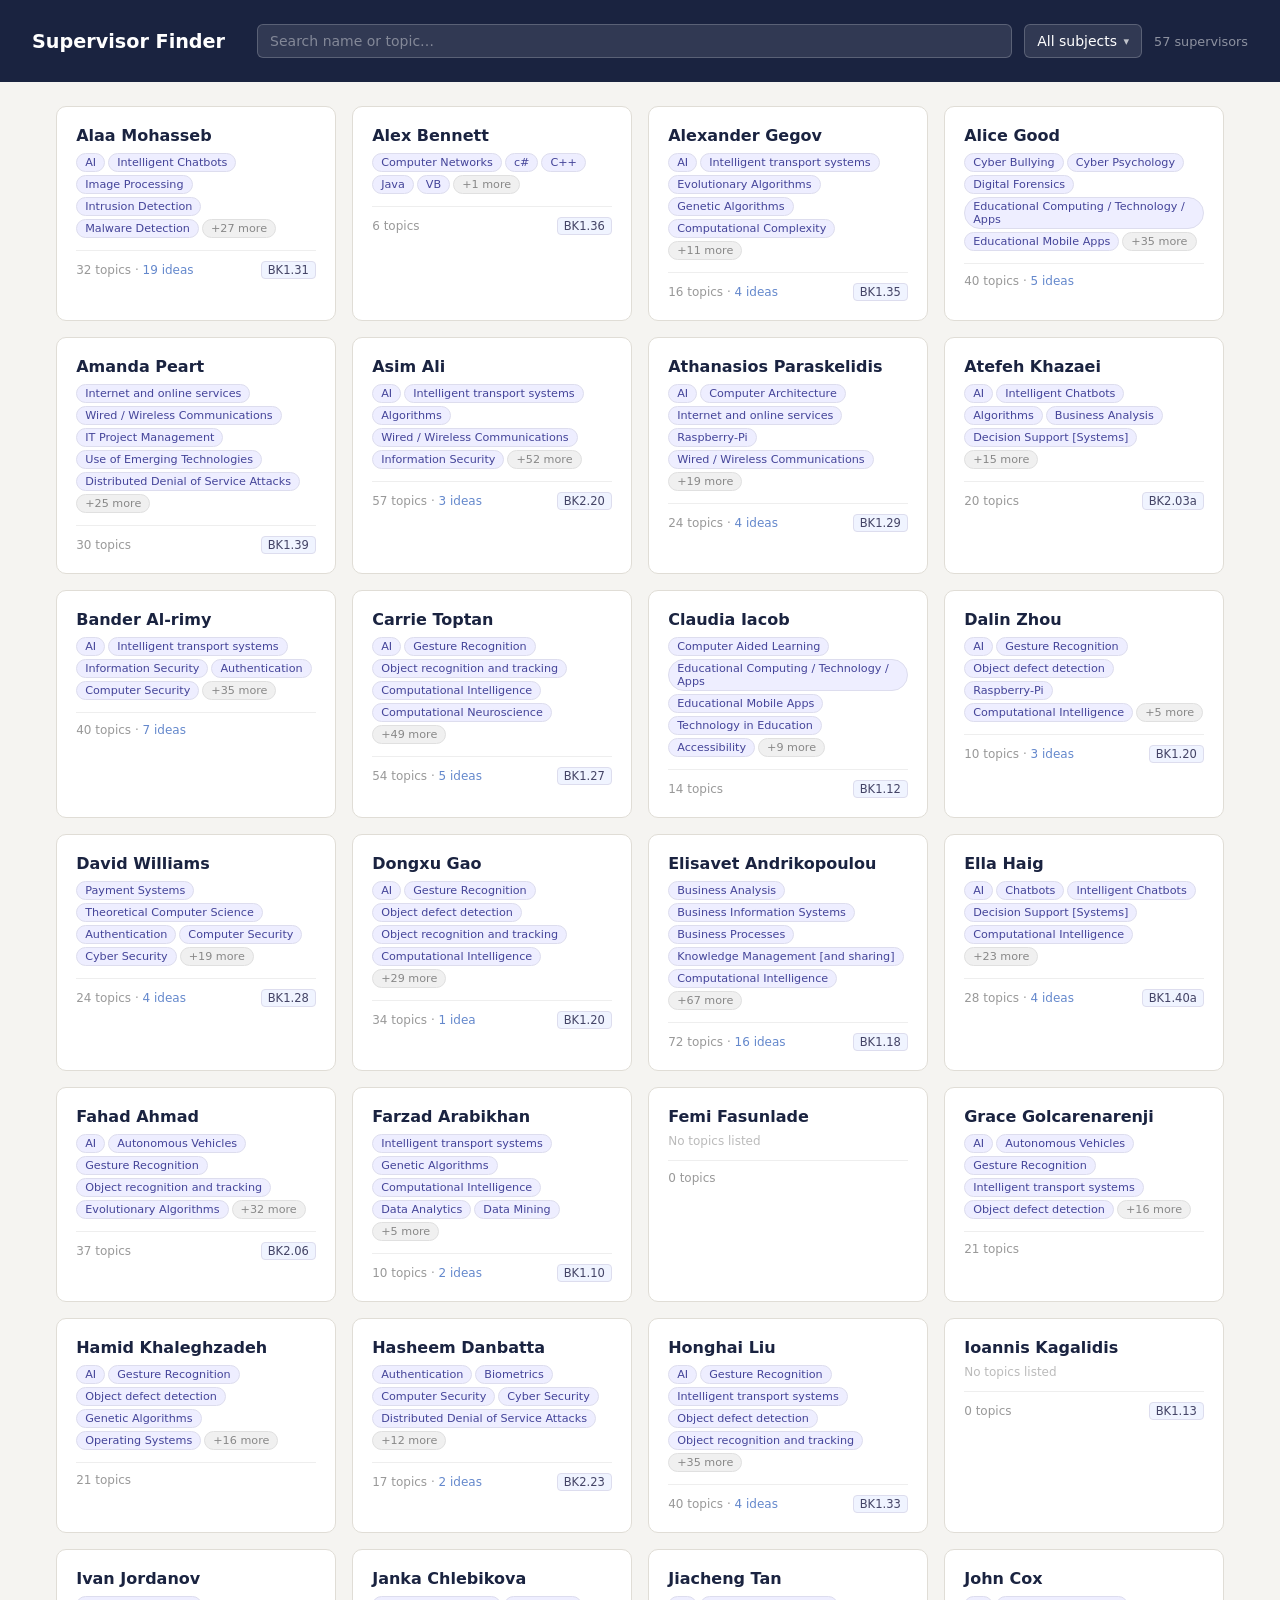
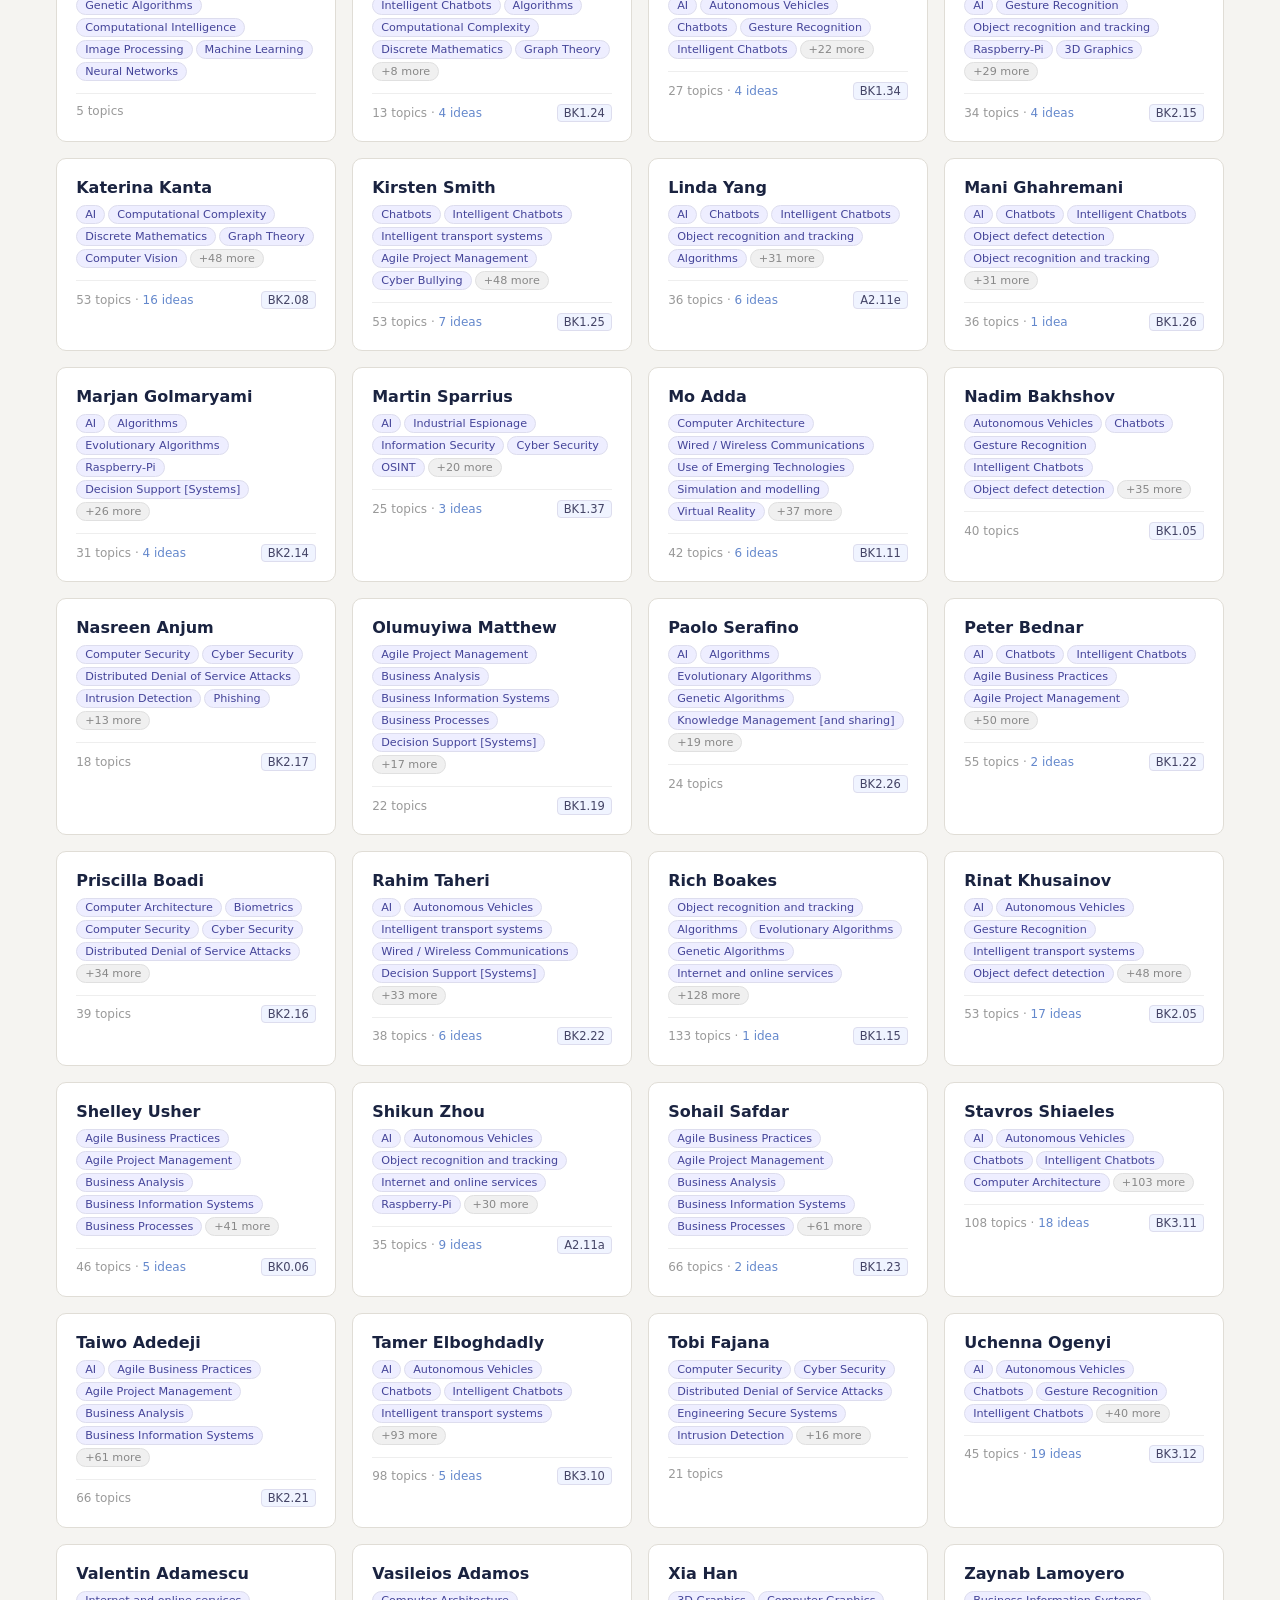
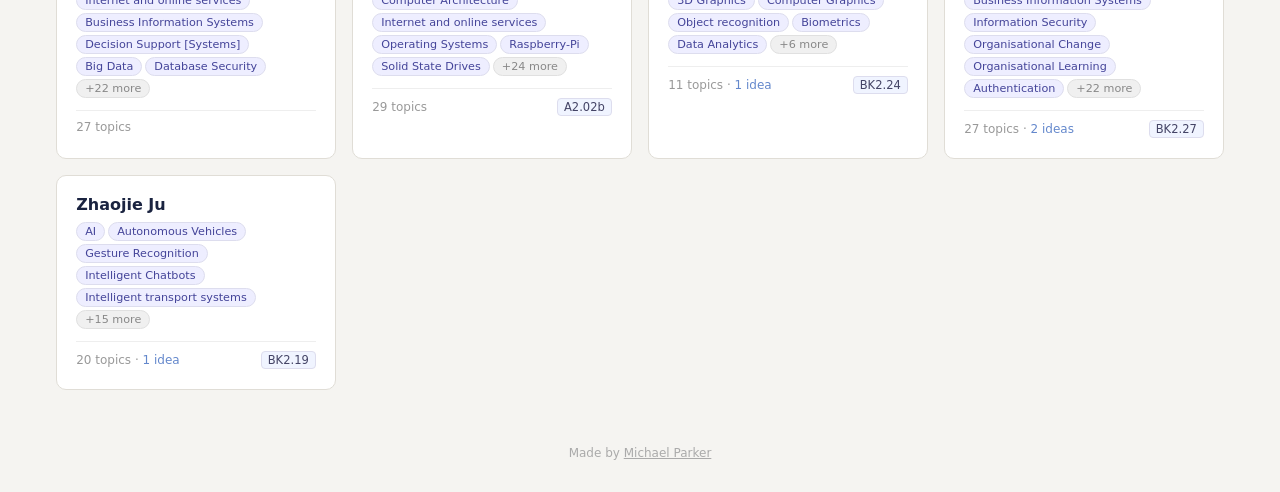
<file: index.html>
<!DOCTYPE html>
<html lang="en">
<head>
<meta charset="UTF-8">
<meta name="viewport" content="width=device-width, initial-scale=1.0">
<title>Supervisor Finder</title>
<link rel="stylesheet" href="styles.css">
</head>
<body>

<header>
  <h1>Supervisor Finder</h1>
  <div id="controls">
    <input type="search" id="search" placeholder="Search name or topic…">
    <div class="multi-select" id="subjectDropdown">
      <button class="multi-select-btn" id="subjectBtn">All subjects</button>
      <div class="multi-select-panel" id="subjectPanel"></div>
    </div>
    <span id="count"></span>
  </div>
</header>

<div id="loading">Loading…</div>

<main>
  <div id="no-results">No supervisors match your search.</div>
  <div class="grid" id="grid"></div>
</main>

<footer>Made by <a href="https://michaelrbparker.com" target="_blank">Michael Parker</a></footer>

<div class="overlay" id="overlay">
  <div class="modal">
    <div class="modal-head">
      <h2 id="mName"></h2>
      <button class="modal-close" id="mClose">&#x2715;</button>
    </div>
    <div class="modal-body" id="mBody"></div>
  </div>
</div>

<script>
// CSV parser
function parseCSV(text) {
  const rows = [];
  let row = [], field = '', inQ = false;
  for (let i = 0; i < text.length; i++) {
    const c = text[i];
    if (inQ) {
      if (c === '"' && text[i+1] === '"') { field += '"'; i++; }
      else if (c === '"') { inQ = false; }
      else { field += c; }
    } else {
      if (c === '"') { inQ = true; }
      else if (c === ',') { row.push(field); field = ''; }
      else if (c === '\n') { row.push(field); rows.push(row); row = []; field = ''; }
      else if (c !== '\r') { field += c; }
    }
  }
  if (field || row.length) { row.push(field); rows.push(row); }
  return rows;
}

// Build project ideas lookup from projectIdeas.csv
function buildProjectIdeasLookup(text) {
  const rows = parseCSV(text);
  const lookup = {};
  let lastKey = '';
  for (let i = 1; i < rows.length; i++) {
    const row = rows[i];
    const rawName = (row[0] || '').trim();
    const key = rawName ? rawName.toLowerCase().replace(/\s+/g, ' ') : lastKey;
    if (!key) continue;
    if (rawName) lastKey = key;
    const project = {
      type:        (row[1] || '').trim(),
      subjectArea: (row[2] || '').trim(),
      title:       (row[3] || '').trim(),
      description: (row[4] || '').trim()
    };
    if (!project.type && !project.subjectArea && !project.title && !project.description) continue;
    if (!lookup[key]) lookup[key] = [];
    lookup[key].push(project);
  }
  return lookup;
}

// Build staff lookup from staff.csv
function buildStaffLookup(text) {
  const rows = parseCSV(text);
  const lookup = {};
  for (let i = 1; i < rows.length; i++) {
    const name = (rows[i][0] || '').trim();
    if (!name) continue;
    lookup[name.toLowerCase()] = {
      email: (rows[i][1] || '').trim(),
      room:  (rows[i][2] || '').trim()
    };
  }
  return lookup;
}


function buildData(rows, staffLookup, projectIdeasLookup) {
  // Row 0: supervisor names start at col 2
  const nameRow = rows[0];
  const supervisors = [];
  for (let col = 2; col < nameRow.length; col++) {
    const name = nameRow[col].replace(/\s+/g, ' ').trim();
    if (!name) continue;
    supervisors.push({ name, col, specs: [], additional: '', topics: [] });
  }

  const ABBR = { CNAM:'Computer Networks & Admin Mgmt', CSFIT:'Cyber Security & Forensic IT',
                 DA:'Data Analytics', IS:'Information Systems', CS:'Computer Science', AIML:'AI & Machine Learning' };
  const specRow = [];
  supervisors.forEach(sup => {
    const raw = (specRow[sup.col] || '').replace(/\s+/g, ' ').trim();
    sup.specs = raw.split(/[\s,]+/).filter(Boolean).map(s => ABBR[s] || s);
  });

  // Find "Any additional topics" row
  for (let i = rows.length - 1; i > 0; i--) {
    if ((rows[i][0] || '').toLowerCase().includes('additional')) {
      supervisors.forEach(sup => {
        sup.additional = (rows[i][sup.col] || '').replace(/\s+/g, ' ').trim();
      });
      break;
    }
  }

  
  let endRow = rows.length;
  for (let i = 0; i < rows.length; i++) {
    if ((rows[i][0] || '').trim().toLowerCase() === 'count') { endRow = i; break; }
  }

  
  let currentSubject = '';
  for (let i = 3; i < endRow; i++) {
    const row = rows[i];
    const subj = (row[0] || '').trim();
    const topic = (row[1] || '').trim();
    if (subj) currentSubject = subj;
    if (!topic) continue;
    supervisors.forEach(sup => {
      const val = (row[sup.col] || '').trim().toLowerCase();
      if (val === 'y' || val === 'd') sup.topics.push({ subject: currentSubject, topic });
    });
  }


  if (staffLookup) {
    supervisors.forEach(sup => {
      const info = staffLookup[sup.name.toLowerCase()] || {};
      sup.email = info.email || '';
      sup.room  = info.room  || '';
    });
  }

  supervisors.forEach(sup => {
    const key = sup.name.toLowerCase().replace(/\s+/g, ' ');
    sup.projects = (projectIdeasLookup && projectIdeasLookup[key]) || [];
  });

  const subjects = [...new Set(supervisors.flatMap(s => s.topics.map(t => t.subject)))].sort();
  const allSpecs = [...new Set(supervisors.flatMap(s => s.specs))].sort();
  return { supervisors, subjects, allSpecs };
}


let DATA = null, searchQ = '', subjectF = [];

const esc = s => String(s).replace(/&/g,'&amp;').replace(/</g,'&lt;').replace(/>/g,'&gt;');
function hlText(s, q) {
  if (!q) return esc(s);
  return esc(s).replace(new RegExp('(' + q.replace(/[.*+?^${}()|[\]\\]/g,'\\$&') + ')', 'gi'), '<mark>$1</mark>');
}

function filtered() {
  if (!DATA) return [];
  let list = DATA.supervisors;
  if (subjectF.length) list = list.filter(s => s.topics.some(t => subjectF.includes(t.subject)));
  if (searchQ) {
    const q = searchQ.toLowerCase();
    list = list.filter(s =>
      s.name.toLowerCase().includes(q) ||
      s.topics.some(t => t.topic.toLowerCase().includes(q) || t.subject.toLowerCase().includes(q)) ||
      s.additional.toLowerCase().includes(q) ||
      s.projects.some(p =>
        p.title.toLowerCase().includes(q) ||
        p.description.toLowerCase().includes(q) ||
        p.subjectArea.toLowerCase().includes(q)
      )
    );
  }
  return list;
}

function render() {
  const list = filtered();
  document.getElementById('count').textContent = list.length + ' supervisor' + (list.length !== 1 ? 's' : '');
  const grid = document.getElementById('grid');
  const noRes = document.getElementById('no-results');
  if (!list.length) { grid.innerHTML = ''; noRes.style.display = 'block'; return; }
  noRes.style.display = 'none';

  grid.innerHTML = list.map(sup => {
    let display = sup.topics;
    if (searchQ) {
      const q = searchQ.toLowerCase();
      const m = sup.topics.filter(t => t.topic.toLowerCase().includes(q) || t.subject.toLowerCase().includes(q));
      if (m.length) display = m;
    }
    const shown = display.slice(0, 5);
    const extra = display.length - shown.length;
    return `<div class="card" data-name="${esc(sup.name)}">
      <h3>${hlText(sup.name, searchQ)}</h3>
      ${sup.specs.length ? `<div class="specs">${sup.specs.map(s=>`<span class="spec">${esc(s)}</span>`).join('')}</div>` : ''}
      <div class="topics">
        ${shown.map(t=>`<span class="chip">${hlText(t.topic, searchQ)}</span>`).join('')}
        ${extra > 0 ? `<span class="chip more">+${extra} more</span>` : ''}
        ${!sup.topics.length ? '<span style="color:#bbb;font-size:.75rem">No topics listed</span>' : ''}
      </div>
      <div class="card-footer">
        <span>${sup.topics.length} topic${sup.topics.length !== 1 ? 's' : ''}${sup.projects.length ? ` &middot; <span class="card-ideas">${sup.projects.length} idea${sup.projects.length !== 1 ? 's' : ''}</span>` : ''}</span>
        ${sup.room ? `<span class="card-room">${esc(sup.room)}</span>` : ''}
      </div>
    </div>`;
  }).join('');

  grid.querySelectorAll('.card').forEach(c =>
    c.addEventListener('click', () => openModal(c.dataset.name))
  );
}

function openModal(name) {
  const sup = DATA.supervisors.find(s => s.name === name);
  if (!sup) return;
  document.getElementById('mName').textContent = sup.name;

  const grouped = {};
  sup.topics.forEach(t => (grouped[t.subject] = grouped[t.subject] || []).push(t.topic));

  const contactHtml = (sup.email || sup.room) ? `<div class="modal-section"><h4>Contact</h4><div class="modal-contact">${sup.email ? `<a href="mailto:${esc(sup.email)}">${esc(sup.email)}</a>` : ''}${sup.room ? `<span class="modal-room-badge">${esc(sup.room)}</span>` : ''}</div></div>` : '';

  const projectsHtml = sup.projects.length
    ? `<div class="modal-section"><h4>${sup.projects.length} project idea${sup.projects.length !== 1 ? 's' : ''}</h4>` +
      sup.projects.map(p => {
        const metaChips = [
          p.type        ? `<span class="chip project-type">${esc(p.type)}</span>`        : '',
          p.subjectArea ? `<span class="chip project-subject">${esc(p.subjectArea)}</span>` : ''
        ].join('');
        return `<div class="project-idea">
          ${p.title ? `<div class="project-title">${hlText(p.title, searchQ)}</div>` : ''}
          ${metaChips ? `<div class="project-meta">${metaChips}</div>` : ''}
          ${p.description ? `<div class="project-desc">${esc(p.description)}</div>` : ''}
        </div>`;
      }).join('') + `</div>`
    : '';

  document.getElementById('mBody').innerHTML =
    contactHtml +
    (sup.specs.length ? `<div class="modal-section"><h4>MSc courses</h4><div class="chips">${sup.specs.map(s=>`<span class="chip">${esc(s)}</span>`).join('')}</div></div>` : '') +
    (sup.additional ? `<div class="modal-section"><h4>Additional notes</h4><div class="note-box">${esc(sup.additional)}</div></div>` : '') +
    (sup.topics.length
      ? `<div class="modal-section"><h4>${sup.topics.length} research topics</h4>` +
        Object.entries(grouped).sort(([a],[b])=>a.localeCompare(b)).map(([subj,ts])=>
          `<div class="group"><div class="group-label">${esc(subj)}</div><div class="chips">${ts.map(t=>`<span class="chip">${hlText(t, searchQ)}</span>`).join('')}</div></div>`
        ).join('') + `</div>`
      : `<div class="modal-section"><p style="color:#aaa;font-size:.875rem">No topics listed.</p></div>`) +
    projectsHtml;

  document.getElementById('overlay').classList.add('open');
  document.body.style.overflow = 'hidden';
}

function closeModal() {
  document.getElementById('overlay').classList.remove('open');
  document.body.style.overflow = '';
}
document.getElementById('mClose').addEventListener('click', closeModal);
document.getElementById('overlay').addEventListener('click', e => { if (e.target.id === 'overlay') closeModal(); });
document.addEventListener('keydown', e => { if (e.key === 'Escape') closeModal(); });

//  Load CSV 
function loadCSV(text, staffLookup, projectIdeasLookup) {
  const rows = parseCSV(text);
  DATA = buildData(rows, staffLookup, projectIdeasLookup);

  const panel = document.getElementById('subjectPanel');
  DATA.subjects.forEach(s => {
    const lbl = document.createElement('label');
    const cb = document.createElement('input');
    cb.type = 'checkbox'; cb.value = s;
    cb.addEventListener('change', () => {
      subjectF = Array.from(panel.querySelectorAll('input:checked')).map(i => i.value);
      const btn = document.getElementById('subjectBtn');
      btn.textContent = subjectF.length === 0 ? 'All subjects' : subjectF.length === 1 ? subjectF[0] : subjectF.length + ' subjects selected';
      btn.classList.toggle('has-selection', subjectF.length > 0);
      render();
    });
    lbl.appendChild(cb);
    lbl.appendChild(document.createTextNode(s));
    panel.appendChild(lbl);
  });

  document.getElementById('loading').style.display = 'none';
  document.getElementById('controls').style.display = 'flex';
  render();
}

Promise.all([
  fetch('data.csv').then(r => r.arrayBuffer()),
  fetch('staff.csv').then(r => r.arrayBuffer()),
  fetch('projectIdeas.csv').then(r => r.arrayBuffer()).catch(() => null)
]).then(([buf1, buf2, buf3]) => {
  const dec = new TextDecoder('latin1');
  const staffLookup = buildStaffLookup(dec.decode(buf2));
  const projectIdeasLookup = buf3 ? buildProjectIdeasLookup(dec.decode(buf3)) : {};
  loadCSV(dec.decode(buf1), staffLookup, projectIdeasLookup);
}).catch(() => { document.getElementById('loading').textContent = 'Could not load CSV — make sure it is in the same folder as this HTML file.'; });

document.getElementById('search').addEventListener('input', e => { searchQ = e.target.value.trim(); render(); });

document.getElementById('subjectBtn').addEventListener('click', () => {
  document.getElementById('subjectPanel').classList.toggle('open');
});
document.addEventListener('click', e => {
  if (!document.getElementById('subjectDropdown').contains(e.target)) {
    document.getElementById('subjectPanel').classList.remove('open');
  }
});
</script>
</body>
</html>
</file>
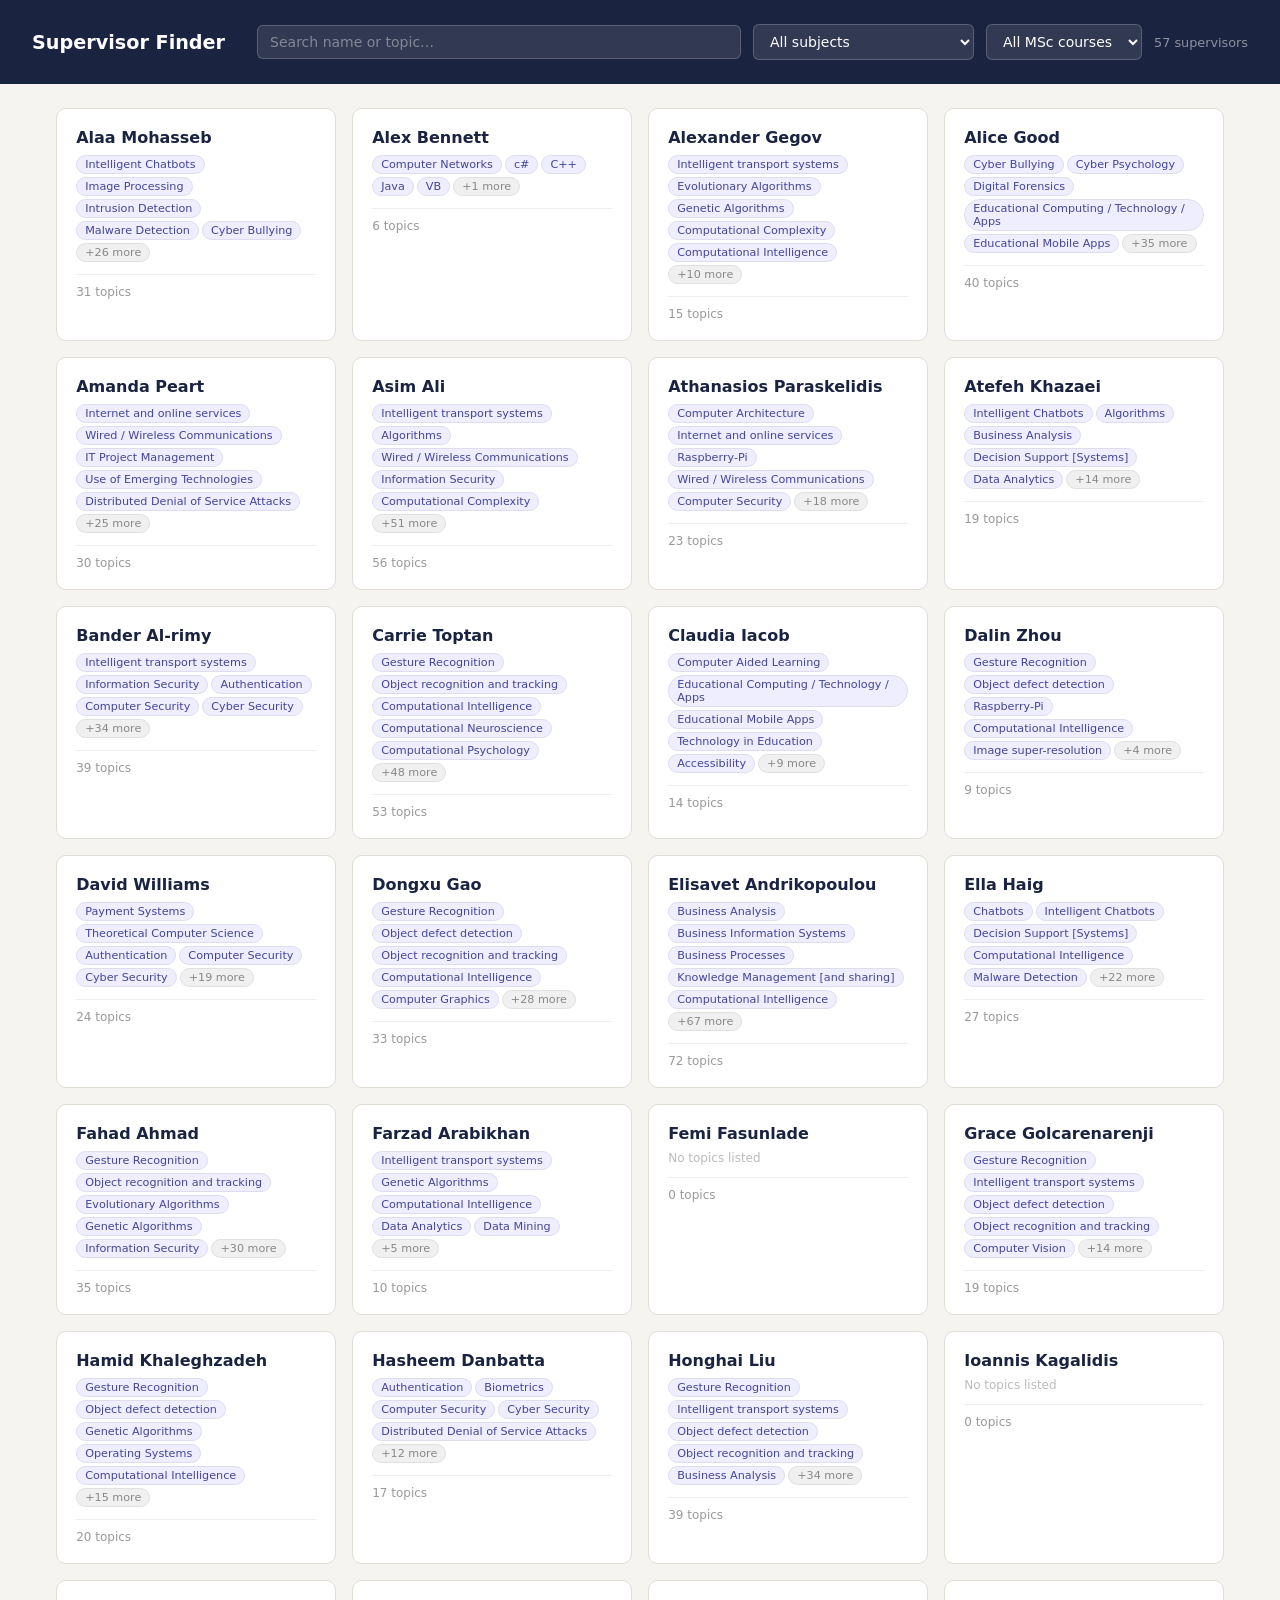
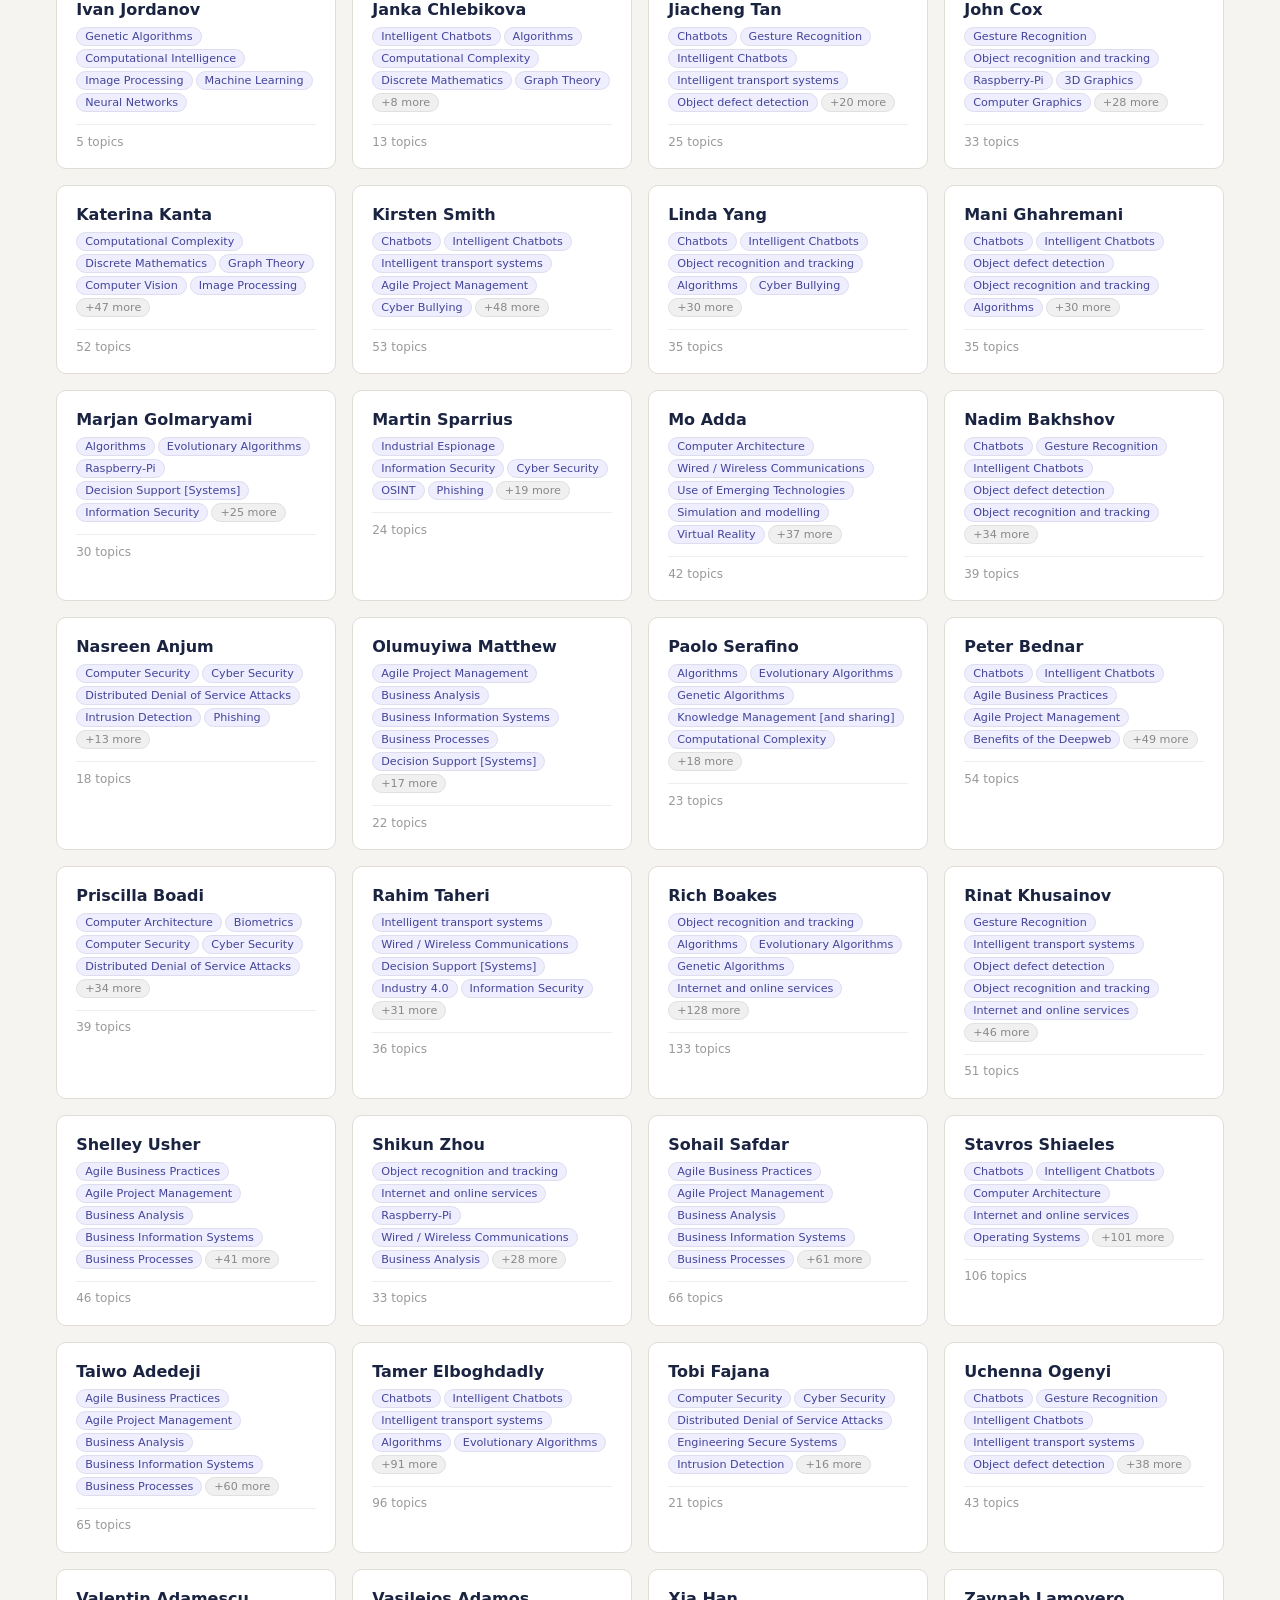
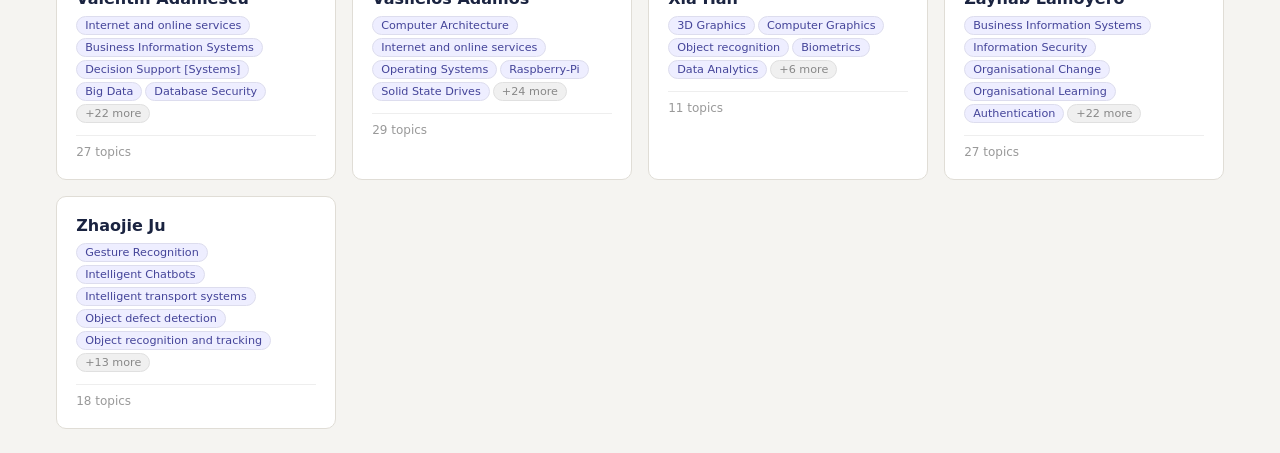
<file: supervisor_finder.html>
<!DOCTYPE html>
<html lang="en">
<head>
<meta charset="UTF-8">
<meta name="viewport" content="width=device-width, initial-scale=1.0">
<title>Supervisor Finder</title>
<style>
  * { box-sizing: border-box; margin: 0; padding: 0; }
  body { font-family: system-ui, sans-serif; background: #f5f4f1; color: #1a1a2e; }

  header {
    background: #1a2340;
    color: #fff;
    padding: 1.5rem 2rem;
    display: flex;
    align-items: center;
    gap: 2rem;
    flex-wrap: wrap;
  }
  header h1 { font-size: 1.2rem; font-weight: 600; white-space: nowrap; }

  #controls {
    display: none;
    gap: 0.75rem;
    flex-wrap: wrap;
    align-items: center;
    flex: 1;
  }
  input[type=search], select {
    padding: 0.5rem 0.75rem;
    border: 1px solid rgba(255,255,255,0.2);
    border-radius: 6px;
    background: rgba(255,255,255,0.1);
    color: #fff;
    font: inherit;
    font-size: 0.875rem;
    outline: none;
  }
  input[type=search] { flex: 1; min-width: 180px; }
  input[type=search]::placeholder { color: rgba(255,255,255,0.4); }
  select option { background: #1a2340; }
  #count { font-size: 0.8rem; color: rgba(255,255,255,0.5); margin-left: auto; }

  #loading {
    text-align: center;
    padding: 4rem;
    color: #aaa;
  }

  main { max-width: 1200px; margin: 0 auto; padding: 1.5rem 1rem; }

  .grid {
    display: grid;
    grid-template-columns: repeat(auto-fill, minmax(280px, 1fr));
    gap: 1rem;
  }

  .card {
    background: #fff;
    border: 1px solid #e0ddd6;
    border-radius: 10px;
    padding: 1.2rem;
    cursor: pointer;
    transition: box-shadow 0.15s, transform 0.15s;
  }
  .card:hover { box-shadow: 0 6px 24px rgba(26,35,64,0.12); transform: translateY(-2px); }
  .card h3 { font-size: 1rem; margin-bottom: 0.5rem; color: #1a2340; }

  .specs { display: flex; flex-wrap: wrap; gap: 3px; margin-bottom: 0.6rem; }
  .spec {
    font-size: 0.68rem; padding: 2px 7px; border-radius: 4px;
    background: #fef3dc; color: #7a4d00; border: 1px solid #f0d68a;
  }

  .topics { display: flex; flex-wrap: wrap; gap: 3px; }
  .chip {
    font-size: 0.7rem; padding: 2px 8px; border-radius: 20px;
    background: #eef; color: #449; border: 1px solid #dde;
  }
  .chip.more { background: #f0f0f0; color: #888; border-color: #e0e0e0; }

  .card-footer {
    margin-top: 0.75rem;
    padding-top: 0.6rem;
    border-top: 1px solid #eee;
    font-size: 0.75rem;
    color: #999;
  }

  .overlay {
    display: none;
    position: fixed; inset: 0;
    background: rgba(10,15,35,0.5);
    z-index: 999;
    align-items: center;
    justify-content: center;
    padding: 1rem;
  }
  .overlay.open { display: flex; }
  .modal {
    background: #fff;
    border-radius: 14px;
    width: 100%;
    max-width: 640px;
    max-height: 88vh;
    overflow-y: auto;
    box-shadow: 0 20px 60px rgba(0,0,0,0.25);
  }
  .modal-head {
    background: #1a2340;
    color: #fff;
    padding: 1.5rem;
    border-radius: 14px 14px 0 0;
    position: sticky; top: 0;
    display: flex;
    align-items: flex-start;
    justify-content: space-between;
    gap: 1rem;
  }
  .modal-head h2 { font-size: 1.25rem; }
  .modal-close {
    background: rgba(255,255,255,0.1); border: none; color: #fff;
    width: 30px; height: 30px; border-radius: 6px; font-size: 1rem;
    cursor: pointer; display: flex; align-items: center; justify-content: center;
    flex-shrink: 0;
  }
  .modal-close:hover { background: rgba(255,255,255,0.2); }
  .modal-body { padding: 1.5rem; }
  .modal-section { margin-bottom: 1.25rem; }
  .modal-section h4 {
    font-size: 0.7rem; text-transform: uppercase; letter-spacing: 0.08em;
    color: #999; margin-bottom: 0.5rem;
  }
  .note-box {
    font-size: 0.875rem; line-height: 1.6; color: #444;
    background: #fef9ee; border-left: 3px solid #e8a020;
    padding: 0.75rem 1rem; border-radius: 0 8px 8px 0;
  }
  .group { margin-bottom: 0.75rem; }
  .group-label { font-size: 0.72rem; color: #888; font-weight: 600; margin-bottom: 0.3rem; }
  .chips { display: flex; flex-wrap: wrap; gap: 4px; }

  mark { background: #fff3b0; border-radius: 2px; }
  #no-results { text-align: center; padding: 4rem; color: #aaa; display: none; }
</style>
</head>
<body>

<header>
  <h1>Supervisor Finder</h1>
  <div id="controls">
    <input type="search" id="search" placeholder="Search name or topic…">
    <select id="subjectSel"><option value="">All subjects</option></select>
    <select id="specSel"><option value="">All MSc courses</option></select>
    <span id="count"></span>
  </div>
</header>

<div id="loading">Loading…</div>

<main>
  <div id="no-results">No supervisors match your search.</div>
  <div class="grid" id="grid"></div>
</main>

<div class="overlay" id="overlay">
  <div class="modal">
    <div class="modal-head">
      <h2 id="mName"></h2>
      <button class="modal-close" id="mClose">&#x2715;</button>
    </div>
    <div class="modal-body" id="mBody"></div>
  </div>
</div>

<script>
// ── CSV parser (handles quoted fields with embedded newlines/commas) ──
function parseCSV(text) {
  const rows = [];
  let row = [], field = '', inQ = false;
  for (let i = 0; i < text.length; i++) {
    const c = text[i];
    if (inQ) {
      if (c === '"' && text[i+1] === '"') { field += '"'; i++; }
      else if (c === '"') { inQ = false; }
      else { field += c; }
    } else {
      if (c === '"') { inQ = true; }
      else if (c === ',') { row.push(field); field = ''; }
      else if (c === '\n') { row.push(field); rows.push(row); row = []; field = ''; }
      else if (c !== '\r') { field += c; }
    }
  }
  if (field || row.length) { row.push(field); rows.push(row); }
  return rows;
}

// ── Build structured data from rows ──
function buildData(rows) {
  // Row 0: supervisor names start at col 2
  const nameRow = rows[0];
  const supervisors = [];
  for (let col = 2; col < nameRow.length; col++) {
    const name = nameRow[col].replace(/\s+/g, ' ').trim();
    if (!name) continue;
    supervisors.push({ name, col, specs: [], additional: '', topics: [] });
  }

  // Row 2: MSc specialisation codes
  const ABBR = { CNAM:'Computer Networks & Admin Mgmt', CSFIT:'Cyber Security & Forensic IT',
                 DA:'Data Analytics', IS:'Information Systems', CS:'Computer Science', AIML:'AI & Machine Learning' };
  const specRow = rows[2] || [];
  supervisors.forEach(sup => {
    const raw = (specRow[sup.col] || '').replace(/\s+/g, ' ').trim();
    sup.specs = raw.split(/[\s,]+/).filter(Boolean).map(s => ABBR[s] || s);
  });

  // Find "Any additional topics" row
  for (let i = rows.length - 1; i > 0; i--) {
    if ((rows[i][0] || '').toLowerCase().includes('additional')) {
      supervisors.forEach(sup => {
        sup.additional = (rows[i][sup.col] || '').replace(/\s+/g, ' ').trim();
      });
      break;
    }
  }

  // Find end of topic data (row where col 0 = "Count")
  let endRow = rows.length;
  for (let i = 0; i < rows.length; i++) {
    if ((rows[i][0] || '').trim().toLowerCase() === 'count') { endRow = i; break; }
  }

  // Rows 5..endRow: topic data
  let currentSubject = '';
  for (let i = 5; i < endRow; i++) {
    const row = rows[i];
    const subj = (row[0] || '').trim();
    const topic = (row[1] || '').trim();
    if (subj) currentSubject = subj;
    if (!topic) continue;
    supervisors.forEach(sup => {
      const val = (row[sup.col] || '').trim().toLowerCase();
      if (val === 'y' || val === 'd') sup.topics.push({ subject: currentSubject, topic });
    });
  }

  const subjects = [...new Set(supervisors.flatMap(s => s.topics.map(t => t.subject)))].sort();
  const allSpecs = [...new Set(supervisors.flatMap(s => s.specs))].sort();
  return { supervisors, subjects, allSpecs };
}

// ── App state ──
let DATA = null, searchQ = '', subjectF = '', specF = '';

const esc = s => String(s).replace(/&/g,'&amp;').replace(/</g,'&lt;').replace(/>/g,'&gt;');
function hlText(s, q) {
  if (!q) return esc(s);
  return esc(s).replace(new RegExp('(' + q.replace(/[.*+?^${}()|[\]\\]/g,'\\$&') + ')', 'gi'), '<mark>$1</mark>');
}

function filtered() {
  if (!DATA) return [];
  let list = DATA.supervisors;
  if (subjectF) list = list.filter(s => s.topics.some(t => t.subject === subjectF));
  if (specF)    list = list.filter(s => s.specs.includes(specF));
  if (searchQ) {
    const q = searchQ.toLowerCase();
    list = list.filter(s =>
      s.name.toLowerCase().includes(q) ||
      s.topics.some(t => t.topic.toLowerCase().includes(q) || t.subject.toLowerCase().includes(q)) ||
      s.additional.toLowerCase().includes(q)
    );
  }
  return list;
}

function render() {
  const list = filtered();
  document.getElementById('count').textContent = list.length + ' supervisor' + (list.length !== 1 ? 's' : '');
  const grid = document.getElementById('grid');
  const noRes = document.getElementById('no-results');
  if (!list.length) { grid.innerHTML = ''; noRes.style.display = 'block'; return; }
  noRes.style.display = 'none';

  grid.innerHTML = list.map(sup => {
    let display = sup.topics;
    if (searchQ) {
      const q = searchQ.toLowerCase();
      const m = sup.topics.filter(t => t.topic.toLowerCase().includes(q) || t.subject.toLowerCase().includes(q));
      if (m.length) display = m;
    }
    const shown = display.slice(0, 5);
    const extra = display.length - shown.length;
    return `<div class="card" data-name="${esc(sup.name)}">
      <h3>${hlText(sup.name, searchQ)}</h3>
      ${sup.specs.length ? `<div class="specs">${sup.specs.map(s=>`<span class="spec">${esc(s)}</span>`).join('')}</div>` : ''}
      <div class="topics">
        ${shown.map(t=>`<span class="chip">${hlText(t.topic, searchQ)}</span>`).join('')}
        ${extra > 0 ? `<span class="chip more">+${extra} more</span>` : ''}
        ${!sup.topics.length ? '<span style="color:#bbb;font-size:.75rem">No topics listed</span>' : ''}
      </div>
      <div class="card-footer">${sup.topics.length} topic${sup.topics.length !== 1 ? 's' : ''}</div>
    </div>`;
  }).join('');

  grid.querySelectorAll('.card').forEach(c =>
    c.addEventListener('click', () => openModal(c.dataset.name))
  );
}

function openModal(name) {
  const sup = DATA.supervisors.find(s => s.name === name);
  if (!sup) return;
  document.getElementById('mName').textContent = sup.name;

  const grouped = {};
  sup.topics.forEach(t => (grouped[t.subject] = grouped[t.subject] || []).push(t.topic));

  document.getElementById('mBody').innerHTML =
    (sup.specs.length ? `<div class="modal-section"><h4>MSc courses</h4><div class="chips">${sup.specs.map(s=>`<span class="chip">${esc(s)}</span>`).join('')}</div></div>` : '') +
    (sup.additional ? `<div class="modal-section"><h4>Additional notes</h4><div class="note-box">${esc(sup.additional)}</div></div>` : '') +
    (sup.topics.length
      ? `<div class="modal-section"><h4>${sup.topics.length} research topics</h4>` +
        Object.entries(grouped).sort(([a],[b])=>a.localeCompare(b)).map(([subj,ts])=>
          `<div class="group"><div class="group-label">${esc(subj)}</div><div class="chips">${ts.map(t=>`<span class="chip">${hlText(t, searchQ)}</span>`).join('')}</div></div>`
        ).join('') + `</div>`
      : `<div class="modal-section"><p style="color:#aaa;font-size:.875rem">No topics listed.</p></div>`);

  document.getElementById('overlay').classList.add('open');
  document.body.style.overflow = 'hidden';
}

function closeModal() {
  document.getElementById('overlay').classList.remove('open');
  document.body.style.overflow = '';
}
document.getElementById('mClose').addEventListener('click', closeModal);
document.getElementById('overlay').addEventListener('click', e => { if (e.target.id === 'overlay') closeModal(); });
document.addEventListener('keydown', e => { if (e.key === 'Escape') closeModal(); });

// ── Load CSV ──
function loadCSV(text) {
  const rows = parseCSV(text);
  DATA = buildData(rows);

  const subSel = document.getElementById('subjectSel');
  DATA.subjects.forEach(s => { const o = document.createElement('option'); o.value = s; o.textContent = s; subSel.appendChild(o); });

  const spSel = document.getElementById('specSel');
  DATA.allSpecs.forEach(s => { const o = document.createElement('option'); o.value = s; o.textContent = s; spSel.appendChild(o); });

  document.getElementById('loading').style.display = 'none';
  document.getElementById('controls').style.display = 'flex';
  render();
}

fetch('data.csv')
  .then(r => r.arrayBuffer())
  .then(buf => loadCSV(new TextDecoder('latin1').decode(buf)))
  .catch(() => { document.getElementById('loading').textContent = 'Could not load CSV — make sure it is in the same folder as this HTML file.'; });

document.getElementById('search').addEventListener('input', e => { searchQ = e.target.value.trim(); render(); });
document.getElementById('subjectSel').addEventListener('change', e => { subjectF = e.target.value; render(); });
document.getElementById('specSel').addEventListener('change', e => { specF = e.target.value; render(); });
</script>
</body>
</html>
</file>
<file: styles.css>
* { box-sizing: border-box; margin: 0; padding: 0; }
body { font-family: system-ui, sans-serif; background: #f5f4f1; color: #1a1a2e; }

header {
  background: #1a2340;
  color: #fff;
  padding: 1.5rem 2rem;
  display: flex;
  align-items: center;
  gap: 2rem;
  flex-wrap: wrap;
}
header h1 { font-size: 1.2rem; font-weight: 600; white-space: nowrap; }

#controls {
  display: none;
  gap: 0.75rem;
  flex-wrap: wrap;
  align-items: center;
  flex: 1;
}
input[type=search], select {
  padding: 0.5rem 0.75rem;
  border: 1px solid rgba(255,255,255,0.2);
  border-radius: 6px;
  background: rgba(255,255,255,0.1);
  color: #fff;
  font: inherit;
  font-size: 0.875rem;
  outline: none;
}
input[type=search] { flex: 1; min-width: 180px; }
input[type=search]::placeholder { color: rgba(255,255,255,0.4); }
select option { background: #1a2340; }
.multi-select { position: relative; }
.multi-select-btn {
  padding: 0.5rem 0.75rem;
  border: 1px solid rgba(255,255,255,0.2);
  border-radius: 6px;
  background: rgba(255,255,255,0.1);
  color: #fff;
  font: inherit;
  font-size: 0.875rem;
  cursor: pointer;
  white-space: nowrap;
  display: flex;
  align-items: center;
  gap: 0.4rem;
}
.multi-select-btn::after { content: '▾'; font-size: 0.7rem; opacity: 0.7; }
.multi-select-btn.has-selection { background: rgba(100,140,255,0.25); border-color: rgba(100,140,255,0.5); }
.multi-select-panel {
  display: none;
  position: absolute;
  top: calc(100% + 4px);
  left: 0;
  background: #1a2340;
  border: 1px solid rgba(255,255,255,0.15);
  border-radius: 8px;
  padding: 0.5rem;
  min-width: 220px;
  max-height: 280px;
  overflow-y: auto;
  z-index: 100;
  box-shadow: 0 8px 24px rgba(0,0,0,0.4);
  scrollbar-width: thin;
  scrollbar-color: rgba(255,255,255,0.2) transparent;
}
.multi-select-panel.open { display: block; }
.multi-select-panel label {
  display: flex;
  align-items: center;
  gap: 0.5rem;
  padding: 0.35rem 0.5rem;
  border-radius: 5px;
  font-size: 0.85rem;
  color: rgba(255,255,255,0.85);
  cursor: pointer;
  white-space: nowrap;
}
.multi-select-panel label:hover { background: rgba(255,255,255,0.08); }
.multi-select-panel label input[type=checkbox] { accent-color: #6488ff; width: 14px; height: 14px; cursor: pointer; }
#count { font-size: 0.8rem; color: rgba(255,255,255,0.5); margin-left: auto; }

#loading {
  text-align: center;
  padding: 4rem;
  color: #aaa;
}

main { max-width: 1200px; margin: 0 auto; padding: 1.5rem 1rem; }

.grid {
  display: grid;
  grid-template-columns: repeat(auto-fill, minmax(280px, 1fr));
  gap: 1rem;
}

.card {
  background: #fff;
  border: 1px solid #e0ddd6;
  border-radius: 10px;
  padding: 1.2rem;
  cursor: pointer;
  transition: box-shadow 0.15s, transform 0.15s;
}
.card:hover { box-shadow: 0 6px 24px rgba(26,35,64,0.12); transform: translateY(-2px); }
.card h3 { font-size: 1rem; margin-bottom: 0.5rem; color: #1a2340; }

.specs { display: flex; flex-wrap: wrap; gap: 3px; margin-bottom: 0.6rem; }
.spec {
  font-size: 0.68rem; padding: 2px 7px; border-radius: 4px;
  background: #fef3dc; color: #7a4d00; border: 1px solid #f0d68a;
}

.topics { display: flex; flex-wrap: wrap; gap: 3px; }
.chip {
  font-size: 0.7rem; padding: 2px 8px; border-radius: 20px;
  background: #eef; color: #449; border: 1px solid #dde;
}
.chip.more { background: #f0f0f0; color: #888; border-color: #e0e0e0; }

.card-footer {
  margin-top: 0.75rem;
  padding-top: 0.6rem;
  border-top: 1px solid #eee;
  font-size: 0.75rem;
  color: #999;
  display: flex;
  justify-content: space-between;
  align-items: center;
  gap: 0.5rem;
}
.card-room {
  font-size: 0.72rem;
  background: #f0f4ff;
  color: #446;
  border: 1px solid #dde;
  border-radius: 4px;
  padding: 1px 6px;
  white-space: nowrap;
}
.modal-contact {
  display: flex;
  flex-wrap: wrap;
  gap: 0.5rem;
  align-items: center;
}
.modal-contact a {
  font-size: 0.875rem;
  color: #1a2340;
  text-decoration: none;
  border-bottom: 1px solid #aab;
}
.modal-contact a:hover { border-color: #1a2340; }
.modal-room-badge {
  font-size: 0.8rem;
  background: #f0f4ff;
  color: #446;
  border: 1px solid #dde;
  border-radius: 5px;
  padding: 2px 8px;
}

.overlay {
  display: none;
  position: fixed; inset: 0;
  background: rgba(10,15,35,0.5);
  z-index: 999;
  align-items: center;
  justify-content: center;
  padding: 1rem;
}
.overlay.open { display: flex; }
.modal {
  background: #fff;
  border-radius: 14px;
  width: 100%;
  max-width: 640px;
  max-height: 88vh;
  overflow-y: auto;
  box-shadow: 0 20px 60px rgba(0,0,0,0.25);
}
.modal-head {
  background: #1a2340;
  color: #fff;
  padding: 1.5rem;
  border-radius: 14px 14px 0 0;
  position: sticky; top: 0;
  display: flex;
  align-items: flex-start;
  justify-content: space-between;
  gap: 1rem;
}
.modal-head h2 { font-size: 1.25rem; }
.modal-close {
  background: rgba(255,255,255,0.1); border: none; color: #fff;
  width: 30px; height: 30px; border-radius: 6px; font-size: 1rem;
  cursor: pointer; display: flex; align-items: center; justify-content: center;
  flex-shrink: 0;
}
.modal-close:hover { background: rgba(255,255,255,0.2); }
.modal-body { padding: 1.5rem; }
.modal-section { margin-bottom: 1.25rem; }
.modal-section h4 {
  font-size: 0.7rem; text-transform: uppercase; letter-spacing: 0.08em;
  color: #999; margin-bottom: 0.5rem;
}
.note-box {
  font-size: 0.875rem; line-height: 1.6; color: #444;
  background: #fef9ee; border-left: 3px solid #e8a020;
  padding: 0.75rem 1rem; border-radius: 0 8px 8px 0;
}
.group { margin-bottom: 0.75rem; }
.group-label { font-size: 0.72rem; color: #888; font-weight: 600; margin-bottom: 0.3rem; }
.chips { display: flex; flex-wrap: wrap; gap: 4px; }

mark { background: #fff3b0; border-radius: 2px; }
#no-results { text-align: center; padding: 4rem; color: #aaa; display: none; }

.project-idea {
  border: 1px solid #e4e8f0;
  border-radius: 8px;
  padding: 0.75rem;
  margin-bottom: 0.6rem;
  background: #fafbff;
}
.project-title {
  font-size: 0.875rem;
  font-weight: 600;
  color: #1a2340;
  margin-bottom: 0.35rem;
}
.project-meta { display: flex; flex-wrap: wrap; gap: 3px; margin-bottom: 0.4rem; }
.chip.project-type { background: #f0fff4; color: #2d6a4f; border-color: #b7e4c7; }
.chip.project-subject { background: #fef3dc; color: #7a4d00; border-color: #f0d68a; }
.project-desc { font-size: 0.8rem; color: #555; line-height: 1.55; }
.card-ideas { color: #6488cc; font-variant-numeric: tabular-nums; }

footer {
  text-align: center;
  padding: 2rem;
  font-size: 0.75rem;
  color: #aaa;
}
footer a { color: #aaa; text-decoration: underline; }
footer a:hover { color: #555; }
</file>
